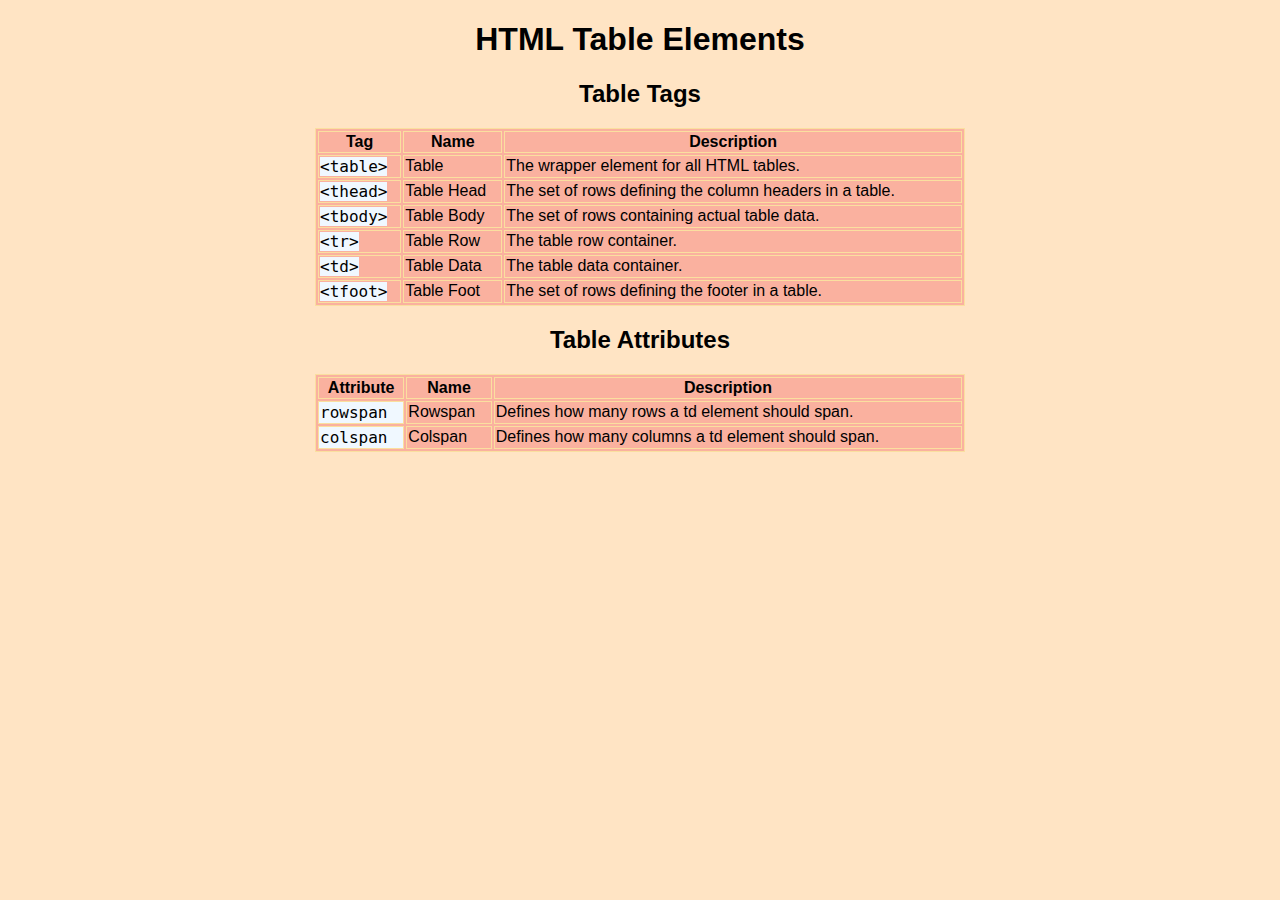
<file: html-css-cheatsheet/index.html>
<!DOCTYPE html>
<html lang="en">

<head>
    <meta charset="UTF-8">
    <meta http-equiv="X-UA-Compatible" content="IE=edge">
    <meta name="viewport" content="width=device-width, initial-scale=1.0">
    <link rel="stylesheet" href="styles.css" type="text/css">
    <link href="https://fonts.googleapis.com/css2?family=Roboto&display=swap" rel="stylesheet" type="text/style">
    <link href="https://fonts.googleapis.com/css2?family=Space+Mono&display=swap" rel="stylesheet" type="text/style">
    <title>HTML Table Cheat Sheet</title>
</head>

<body>
    <h1>HTML Table Elements</h1>
    <h2>Table Tags</h2>

    <table>
        <thead>
            <tr>
                <th>Tag</th>
                <th>Name</th>
                <th>Description</th>
            </tr>
        </thead>
        <tbody>
            <tr>
                <td>
                    <span class="code">&lt;table&gt;</span>
                </td>
                <td>Table</td>
                <td>The wrapper element for all HTML tables.</td>
            </tr>
            <tr>
                <td>
                    <span class="code">&lt;thead&gt;</span>
                </td>
                <td>Table Head</td>
                <td>The set of rows defining the column headers in a table.</td>
            </tr>
            <tr>
                <td>
                    <span class="code">&lt;tbody&gt;</span>
                </td>
                <td>Table Body</td>
                <td>The set of rows containing actual table data.</td>
            </tr>
            <tr>
                <td>
                    <span class="code">&lt;tr&gt;</span>
                </td>
                <td>Table Row</td>
                <td>The table row container.</td>
            </tr>
            <tr>
                <td>
                    <span class="code">&lt;td&gt;</span>
                </td>
                <td>Table Data</td>
                <td>The table data container.</td>
            </tr>
            <tr>
                <td>
                    <span class="code">&lt;tfoot&gt;</span>
                </td>
                <td>Table Foot</td>
                <td>The set of rows defining the footer in a table.</td>
            </tr>
        </tbody>
    </table>
    <h2>Table Attributes</h2>
    <table>
        <tr>
            <th>Attribute</th>
            <th>Name</th>
            <th>Description</th>
        </tr>
        <tbody>
            <tr>
                <td class="code">rowspan</td>
                <td>Rowspan</td>
                <td>Defines how many rows a td element should span.</td>
            </tr>
            <tr>
                <td class="code">colspan</td>
                <td>Colspan</td>
                <td>Defines how many columns a td element should span.</td>
            </tr>
        </tbody>
    </table>

</body>

</html>
</file>
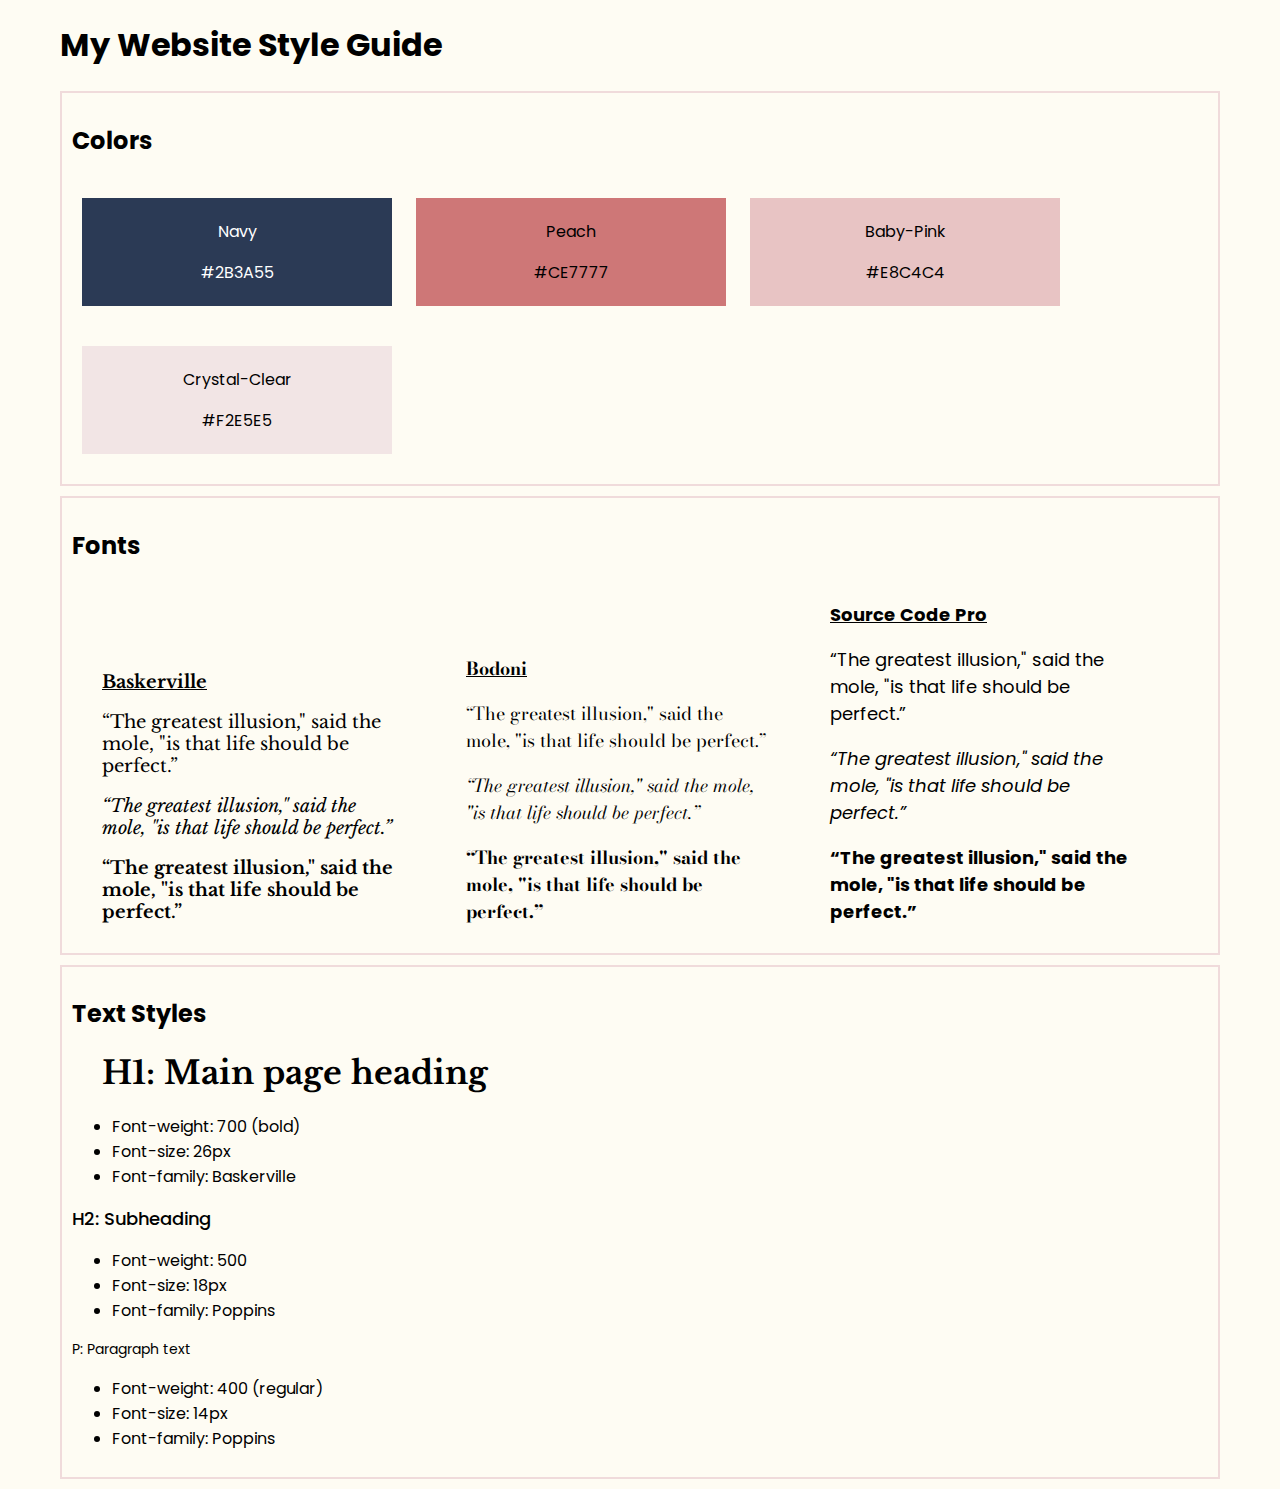
<file: My-Website-Style-Guide/index.html>
<!DOCTYPE html>
<html lang="en">

<head>
    <meta charset="UTF-8">
    <meta http-equiv="X-UA-Compatible" content="IE=edge">
    <meta name="viewport" content="width=device-width, initial-scale=1.0">
    <link rel="stylesheet" href="style.css" type="text/css">
    <link href="https://fonts.googleapis.com/css2?family=Poppins:wght@400;500;700&display=swap" rel="stylesheet">
    <link href="https://fonts.googleapis.com/css2?family=Libre+Baskerville:ital,wght@0,400;0,700;1,400&display=swap"
        rel="stylesheet">
    <link
        href="https://fonts.googleapis.com/css2?family=Bodoni+Moda:ital,opsz,wght@0,6..96,400;0,6..96,700;1,6..96,400&display=swap"
        rel="stylesheet">
    <link href="https://fonts.googleapis.com/css2?family=Source+Code+Pro:ital,wght@0,400;0,700;1,400&display=swap"
        rel="stylesheet">
    <title>My Website Style Guide</title>
</head>

<body>
    <h1>My Website Style Guide</h1>
    <div class="container">
        <h2>Colors</h2>
        <div class="color-container">
            <div class="color-panel navy">
                <p class="color-balel">Navy</p>
                <p class="color-hex">#2B3A55</p>
            </div>
            <div class="color-panel peach">
                <p class="color-balel">Peach</p>
                <p class="color-hex">#CE7777</p>
            </div>
            <div class="color-panel baby-pink">
                <p class="color-balel">Baby-Pink</p>
                <p class="color-hex">#E8C4C4</p>
            </div>
            <div class="color-panel crystal-clear">
                <p class="color-balel">Crystal-Clear</p>
                <p class="color-hex">#F2E5E5</p>
            </div>
        </div>
    </div>
    <div class="container">
        <h2>Fonts</h2>
        <div class="font-container">
            <div class="font-panel">
                <p class="font-label baskerville">Baskerville</p>
                <p class="regular baskerville">“The greatest illusion," said the mole, "is that life should be perfect.”
                </p>
                <p class="italic baskerville">“The greatest illusion," said the mole, "is that life should be perfect.”
                </p>
                <p class="bold baskerville">“The greatest illusion," said the mole, "is that life should be perfect.”
                </p>
            </div>
            <div class="font-panel">
                <p class="font-label bodoni">Bodoni</p>
                <p class="regular bodoni">“The greatest illusion," said the mole, "is that life should be perfect.”
                </p>
                <p class="italic bodoni">“The greatest illusion," said the mole, "is that life should be perfect.”
                </p>
                <p class="bold bodoni">“The greatest illusion," said the mole, "is that life should be perfect.”
                </p>
            </div>
            <div class="font-panel">
                <p class="font-label source-code-pro">Source Code Pro</p>
                <p class="regular source-code-pro">“The greatest illusion," said the mole, "is that life should be
                    perfect.”
                </p>
                <p class="italic source-code-pro">“The greatest illusion," said the mole, "is that life should be
                    perfect.”
                </p>
                <p class="bold source-code-pro">“The greatest illusion," said the mole, "is that life should be
                    perfect.”
                </p>
            </div>
        </div>
    </div>
    <div class="container">
        <h2>Text Styles</h2>
        <div class="text-container">
            <div class="text-panel">
                <h1>H1: Main page heading</h1>
                <ul>
                    <li> Font-weight: 700 (bold)</li>
                    <li>Font-size: 26px</li>
                    <li>Font-family: Baskerville</li>
                </ul>
            </div>
            <div class="text-panel">
                <h2>H2: Subheading</h2>
                <ul>
                    <li> Font-weight: 500</li>
                    <li>Font-size: 18px</li>
                    <li>Font-family: Poppins</li>
                </ul>
            </div>
            <div class="text-panel">
                <p>P: Paragraph text</p>
                <ul>
                    <li> Font-weight: 400 (regular)</li>
                    <li>Font-size: 14px</li>
                    <li>Font-family: Poppins</li>
                </ul>
            </div>
        </div>
    </div>

</body>

</html>
</file>
<file: html-css-cheatsheet/styles.css>
h1 {
    font-family: 'Roboto', sans-serif;
    font-weight: bold;
    text-align: center;
}

h2 {
    font-family: 'Roboto', sans-serif;
    font-weight: bold;
    text-align: center;
}

body {
    font-family: 'Roboto', sans-serif;
    background-color: bisque;
}

table {
    width: 650px;
    margin: 0 auto;
}

table,
th,
td {
    border: 1px solid #fadf9f;
    background-color: #fab19f;
}

.code {
    font-family: 'Space Mono', monospace;
    background-color: aliceblue;
}
</file>
<file: My-Website-Style-Guide/style.css>
body {
    background-color: #FEFCF3;
    font-family: 'Poppins', sans-serif;
    margin: 10px 30px;
}

h1 {
    margin-left: 30px;
}

h2 {
    font-weight: 700;
}

div {
    display: block;
}

.container {
    border: 2px solid #F0DBDB;
    padding: 10px;
    margin: 10px 30px;
}

.color-container {
    display: block;
}

.color-panel {
    display: inline-block;
    text-align: center;
    width: 300px;
    padding: 5px;
    margin: 20px 10px;
}

.navy {
    background-color: #2B3A55;
    color: white;
}

.peach {
    background-color: #CE7777;
}

.baby-pink {
    background-color: #E8C4C4;
}

.crystal-clear {
    background-color: #F2E5E5;
}

.font-panel {
    display: inline-block;
    width: 300px;
    font-size: large;
    padding: 0px 10px;
    margin: 0 20px;
}

.font-label {
    font-weight: 700;
    text-decoration: underline;
}

.baskerville {
    font-family: 'Libre Baskerville', serif;

}

.regular {
    font-style: normal;
}

.italic {
    font-style: italic;
}

.bold {
    font-weight: 700;
}

.bodoni {
    font-family: 'Bodoni Moda', serif;
}

.text-panel h1 {
    font-weight: 700;
    font-size: 32px;
    font-family: 'Libre Baskerville', serif;

}

.text-panel h2 {

    font-weight: 500;
    font-size: 18px;
    font-family: 'Poppins', sans-serif;

}

.text-panel p {
    font-weight: 400;
    font-size: 14px;
    font-family: 'Poppins', sans-serif;
}
</file>
